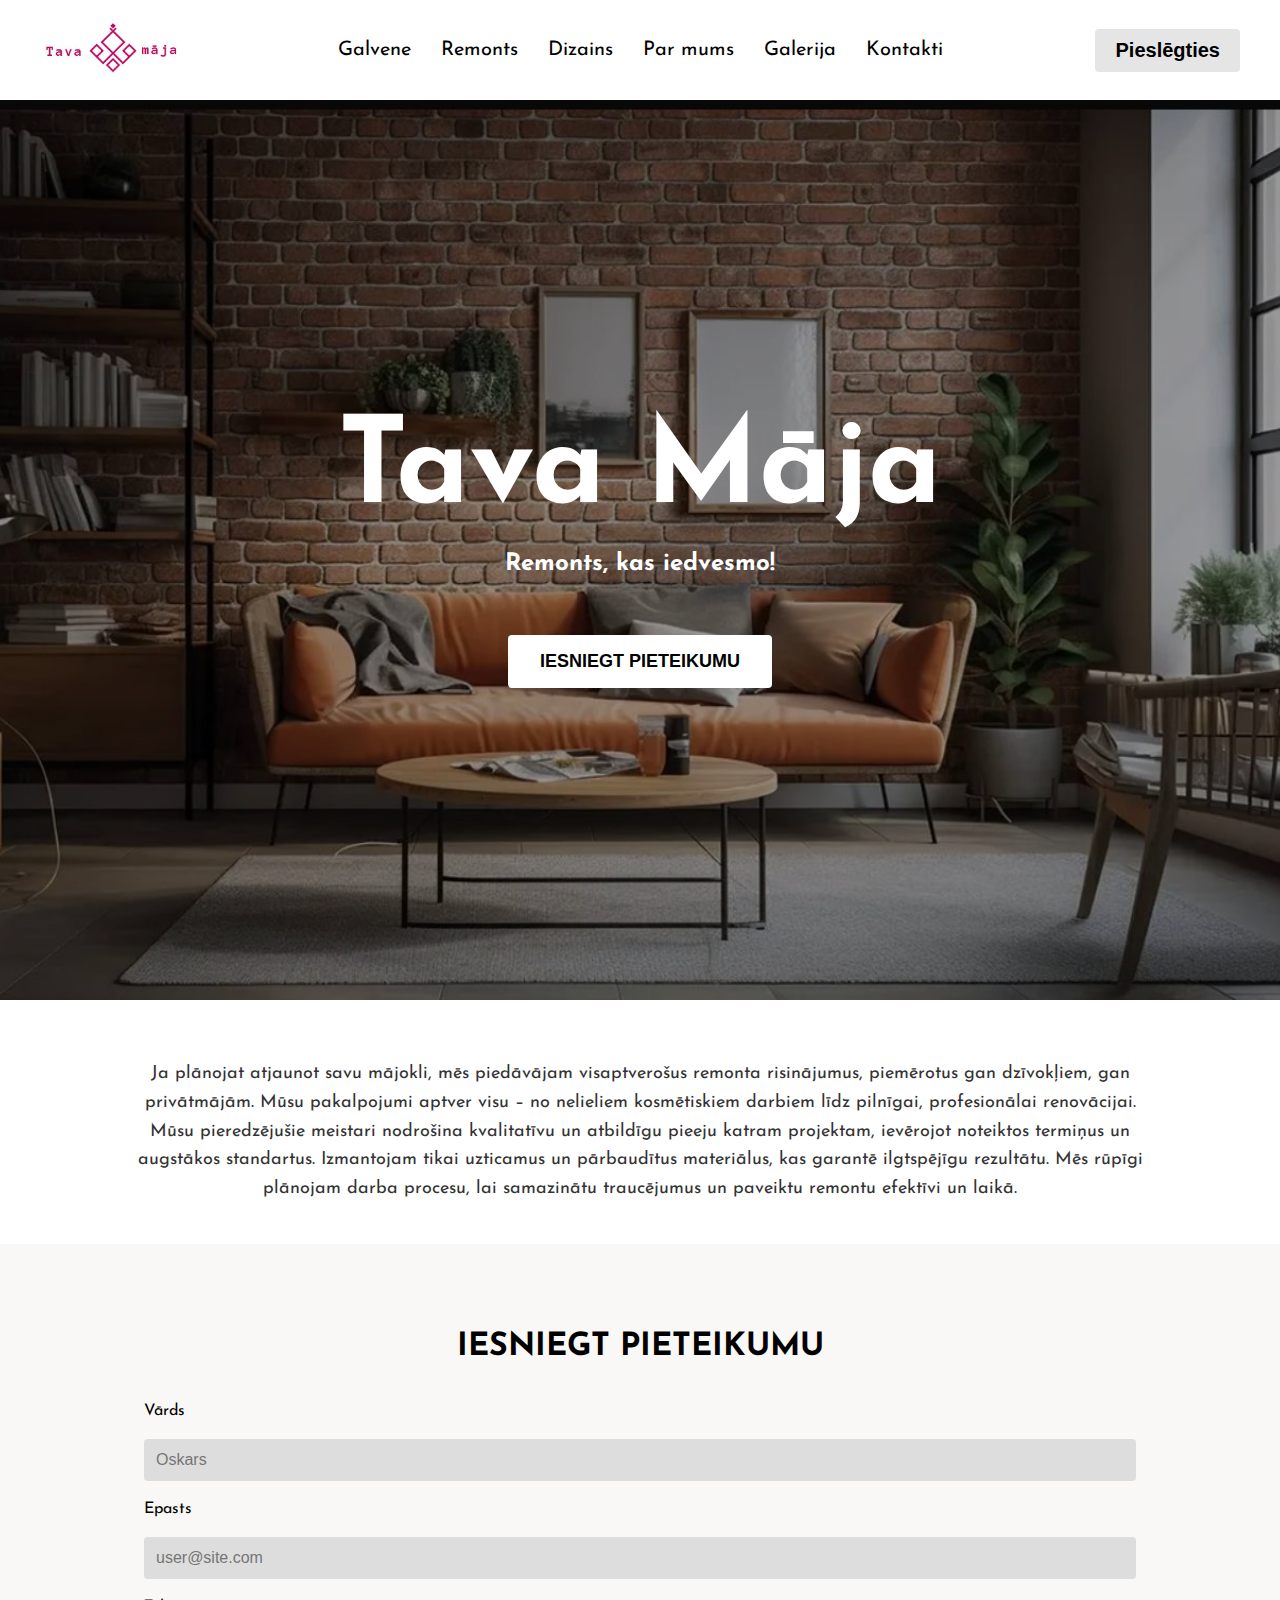
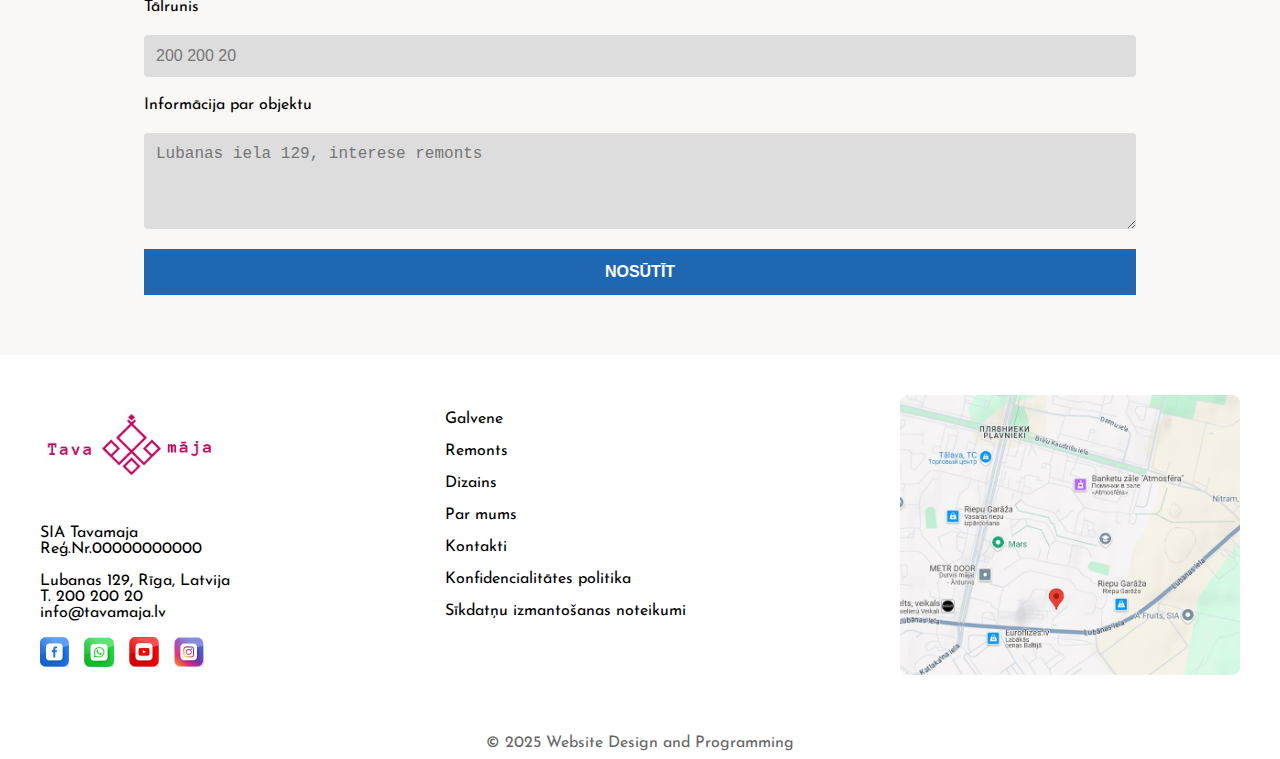
<file: index.html>
<!DOCTYPE html>
<html lang="lv">

<head>
    <meta charset="UTF-8">
    <title>Tava Māja</title>
    <link href="https://fonts.googleapis.com/css2?family=Josefin+Sans:wght@400;700;900&display=swap" rel="stylesheet">
    <link rel="stylesheet" href="style.css">
    <style>

    </style>
</head>

<body>

    <header>
        <div class="logo"><img src="images/Logo.jpg" alt="Tava Māja" /></div>
        <nav class="menu">
            <a href="index.html">Galvene</a>
            <a href="#">Remonts</a>
            <a href="#">Dizains</a>
            <a href="#">Par mums</a>
            <a href="galerija.html">Galerija</a>
            <a href="#footer">Kontakti</a>
        </nav>
        <button class="login-button" id="openModal">Pieslēgties</button>
    </header>

    <main>
        <section class="hero">
            <div class="hero-content">
                <h1>Tava Māja</h1>
                <h2>Remonts, kas iedvesmo!</h2>
                <button class="cta-button" onclick="document.getElementById('form').scrollIntoView({ behavior: 'smooth' })">
                    IESNIEGT PIETEIKUMU
                </button>
            </div>
        </section>
        <div class="modal" id="modal">
            <div class="modal-content">
                <label>Jūsu lietotājvārds</label>
                <input type="text" placeholder="user@site.com" />
                <label>Jūsu parole</label>
                <input type="password" placeholder="password" />
                <button class="modal-login">Pieslēgties</button>
                <button class="modal-register">Reģistrēties</button>
            </div>
        </div>




        <div class="intro-text">
            <p>Ja plānojat atjaunot savu mājokli, mēs piedāvājam visaptverošus remonta risinājumus,
                piemērotus gan dzīvokļiem, gan privātmājām. Mūsu pakalpojumi aptver visu – no nelieliem
                kosmētiskiem darbiem līdz pilnīgai, profesionālai renovācijai.

                Mūsu pieredzējušie meistari nodrošina kvalitatīvu un atbildīgu pieeju katram projektam, ievērojot
                noteiktos termiņus un augstākos standartus.

                Izmantojam tikai uzticamus un pārbaudītus materiālus, kas garantē ilgtspējīgu rezultātu. Mēs rūpīgi
                plānojam darba procesu, lai samazinātu traucējumus un paveiktu remontu efektīvi un laikā.</p>
        </div>

        <section class="form-section" id="form">
            <h2>IESNIEGT PIETEIKUMU</h2>
            <form id="applicationForm">
                <label>Vārds</label>
                <input type="text" placeholder="Oskars" />
                <label>Epasts</label>
                <input type="email" placeholder="user@site.com" />
                <label>Tālrunis</label>
                <input type="text" placeholder="200 200 20" />
                <label>Informācija par objektu</label>
                <textarea rows="4" placeholder="Lubanas iela 129, interese remonts"></textarea>
                <button type="submit">NOSŪTĪT</button>
            </form>
        </section>
    </main>
    <footer id="footer">
        <div class="footer-container">
            <div class="footer-logo">
                <img src="images/Logo.jpg" alt="Logo" />
                <p>SIA Tavamaja<br>Reģ.Nr.00000000000</p>
                <p>Lubanas 129, Rīga, Latvija<br>T. 200 200 20<br>info@tavamaja.lv</p>
                <div class="footer-social">
                    <img src="images/facebook.jpg" alt="Facebook">
                    <img src="images/wht.jpg" alt="WhatsApp">
                    <img src="images/you.jpg" alt="YouTube">
                    <img src="images/insta.jpg" alt="Instagram">
                </div>
            </div>
            <div>
                <p><a href="#">Galvene</a></p>
                <p><a href="#">Remonts</a></p>
                <p><a href="#">Dizains</a></p>
                <p><a href="#">Par mums</a></p>
                <p><a href="#">Kontakti</a></p>
                <p><a href="#">Konfidencialitātes politika</a></p>
                <p><a href="#">Sīkdatņu izmantošanas noteikumi</a></p>
            </div>
            <div class="footer-map">
                <img src="images/map.jpg" alt="Map" />
            </div>
        </div>
        <div class="footer-bottom">
            © 2025 Website Design and Programming
        </div>
    </footer>
    <script src="script.js"></script>
</body>

</html>
</file>
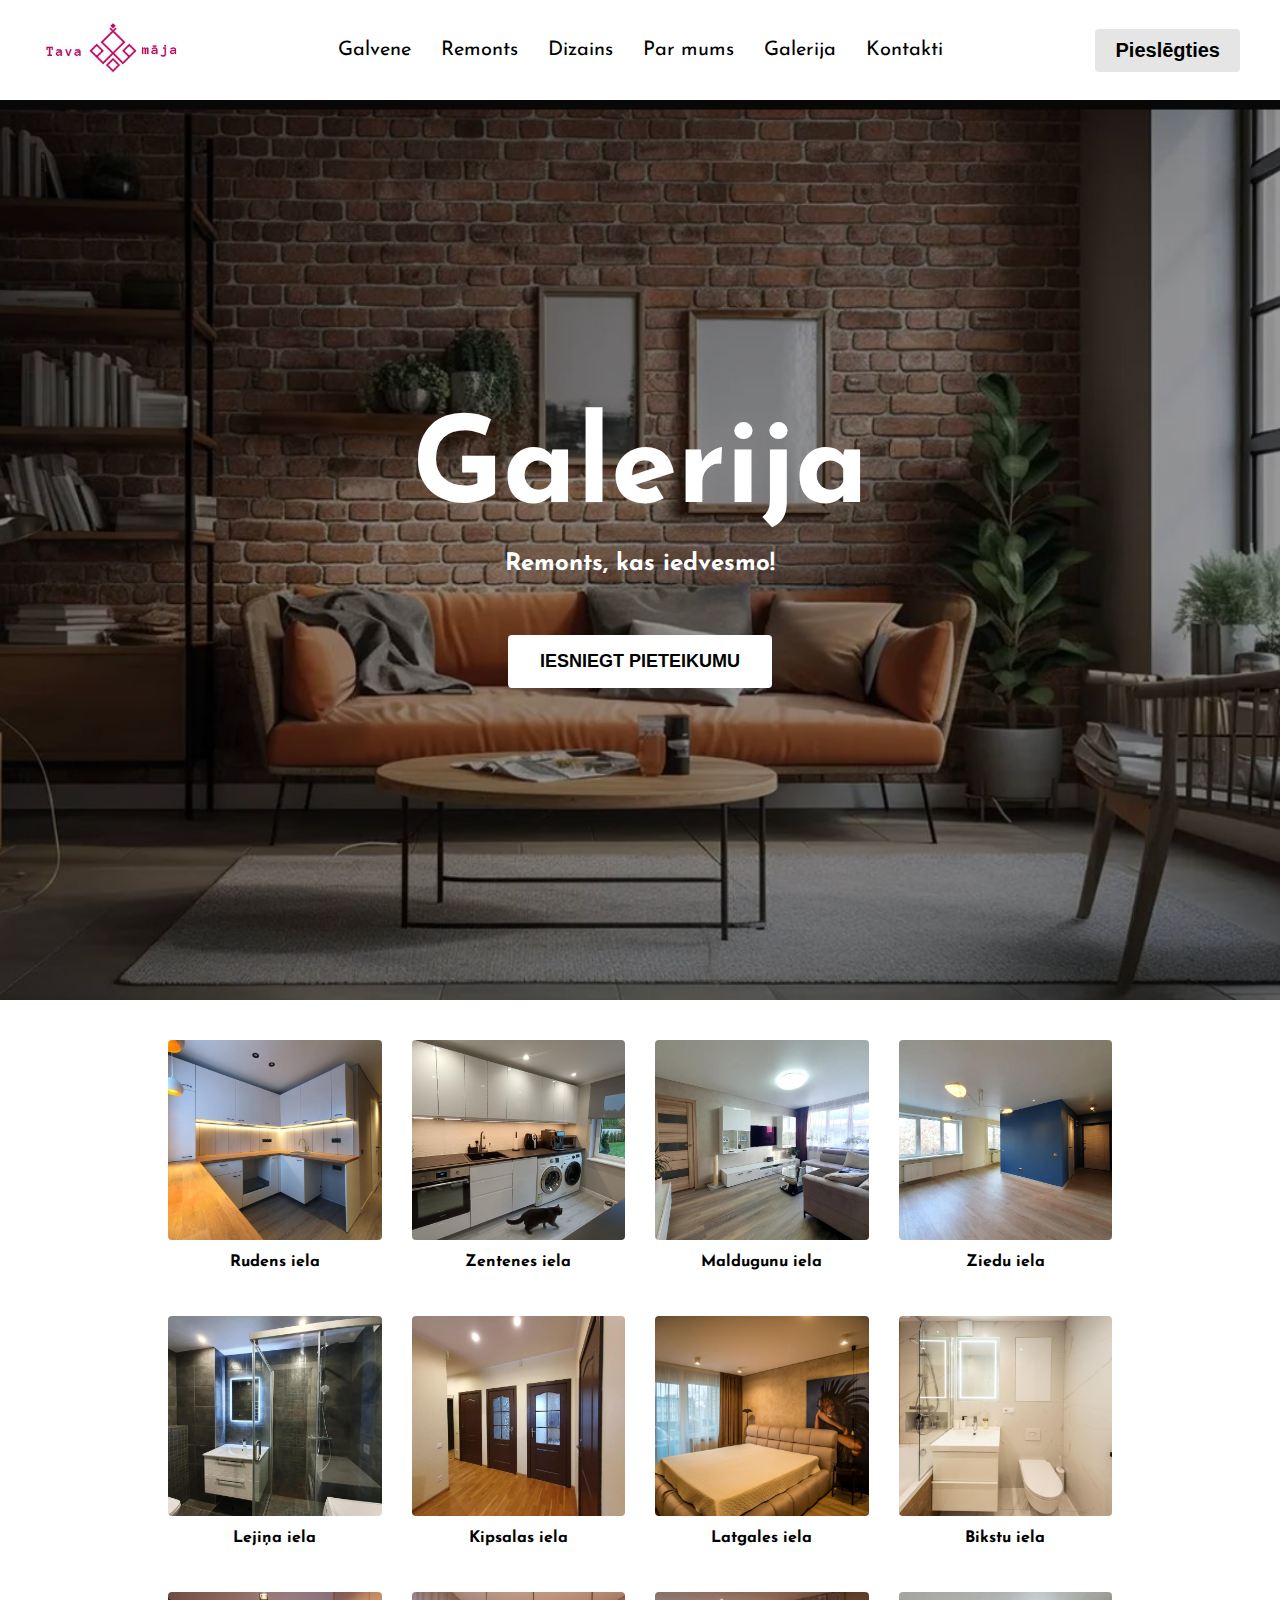
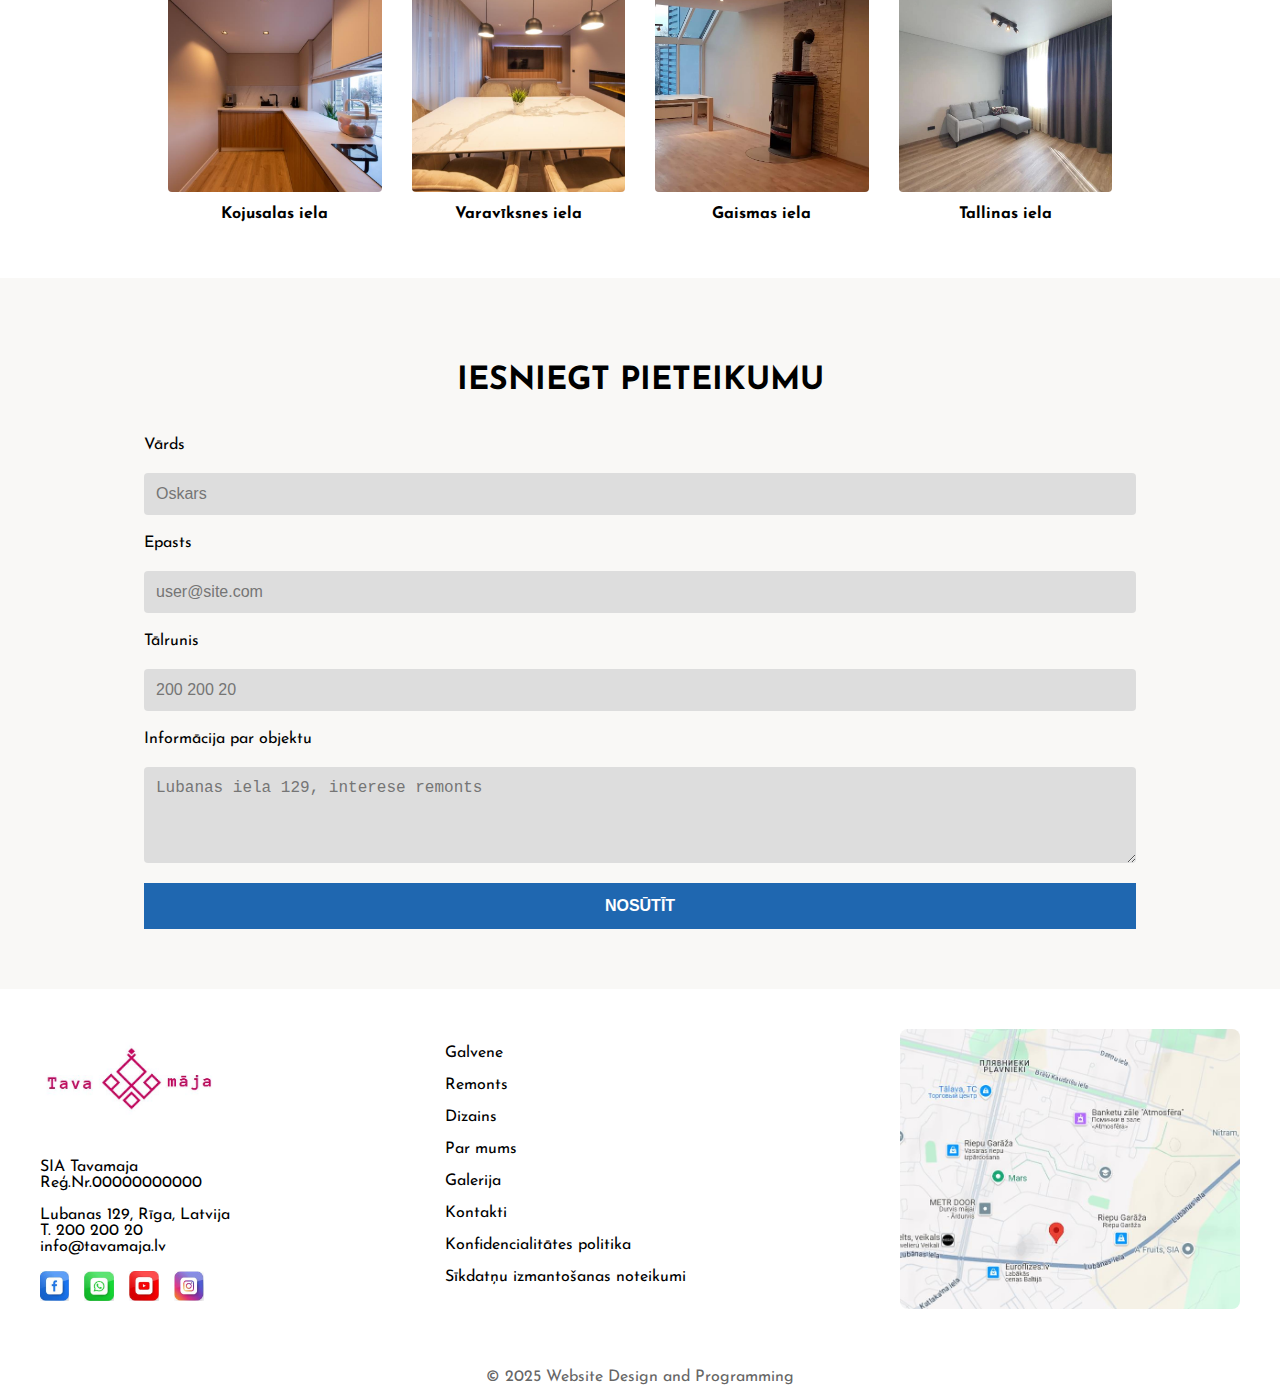
<file: galerija.html>
<!DOCTYPE html>
<html lang="lv">

<head>
    <meta charset="UTF-8">
    <title>Galerija - Tava Māja</title>
    <link href="https://fonts.googleapis.com/css2?family=Josefin+Sans:wght@400;700;900&display=swap" rel="stylesheet">
    <link rel="stylesheet" href="style.css">
    <style>

    </style>
</head>

<body>
    <header>
        <div class="logo"><img src="images/Logo.jpg" alt="Tava Māja"></div>
        <nav class="menu">
            <a href="index.html">Galvene</a>
            <a href="#">Remonts</a>
            <a href="#">Dizains</a>
            <a href="#">Par mums</a>
            <a href="galerija.html">Galerija</a>
            <a href="#footer">Kontakti</a>
        </nav>
        <button class="login-button" id="openModal">Pieslēgties</button>
    </header>
    <main>
        <section class="hero">
            <div class="hero-content">
                <h1>Galerija</h1>
                <h2>Remonts, kas iedvesmo!</h2>
                <button class="cta-button" onclick="document.getElementById('form').scrollIntoView({ behavior: 'smooth' })">
                    IESNIEGT PIETEIKUMU
                </button>
            </div>
        </section>
        <div class="modal" id="modal">
            <div class="modal-content">
                <label>Jūsu lietotājvārds</label>
                <input type="text" placeholder="user@site.com" />
                <label>Jūsu parole</label>
                <input type="password" placeholder="password" />
                <button class="modal-login">Pieslēgties</button>
                <button class="modal-register">Reģistrēties</button>
            </div>
        </div>

        <div class="lightbox" id="lightbox">
            <span class="lightbox-close" onclick="closeLightbox()">&times;</span>
            <span class="lightbox-nav lightbox-prev" onclick="prevImage()">&#10094;</span>
            <img id="lightbox-img" src="[data-uri]" alt="preview">
            <span class="lightbox-nav lightbox-next" onclick="nextImage()">&#10095;</span>
        </div>

        <section class="gallery-grid">
            <div class="gallery-item"><img src="images/b1.jpg" alt="Rudens iela">
                <p><a href="#">Rudens iela</a></p>
            </div>
            <div class="gallery-item"><img src="images/b2.jpg" alt="Zentenes iela">
                <p><a href="#">Zentenes iela</a></p>
            </div>
            <div class="gallery-item"><img src="images/b3.jpg" alt="Maldugunu iela">
                <p><a href="#">Maldugunu iela</a></p>
            </div>
            <div class="gallery-item"><img src="images/b4.jpg" alt="Ziedu iela">
                <p><a href="#">Ziedu iela</a></p>
            </div>
            <div class="gallery-item"><img src="images/b5.jpg" alt="Lejiņa iela">
                <p><a href="#">Lejiņa iela</a></p>
            </div>
            <div class="gallery-item"><img src="images/b6.jpg" alt="Kipsalas iela">
                <p><a href="#">Kipsalas iela</a></p>
            </div>
            <div class="gallery-item"><img src="images/b7.jpg" alt="Latgales iela">
                <p><a href="#">Latgales iela</a></p>
            </div>
            <div class="gallery-item"><img src="images/b8.jpg" alt="Bikstu iela">
                <p><a href="#">Bikstu iela</a></p>
            </div>
            <div class="gallery-item"><img src="images/b9.jpg" alt="Kojusalas iela">
                <p><a href="#">Kojusalas iela</a></p>
            </div>
            <div class="gallery-item"><img src="images/b10.jpg" alt="Varavīksnes iela">
                <p><a href="#">Varavīksnes iela</a></p>
            </div>
            <div class="gallery-item"><img src="images/b11.jpg" alt="Gaismas iela">
                <p><a href="#">Gaismas iela</a></p>
            </div>
            <div class="gallery-item"><img src="images/b12.jpg" alt="Tallinas iela">
                <p><a href="#">Tallinas iela</a></p>
            </div>
        </section>

        <section class="form-section" id="form">
            <h2>IESNIEGT PIETEIKUMU</h2>
            <form id="applicationForm">
                <label>Vārds</label>
                <input type="text" placeholder="Oskars" />
                <label>Epasts</label>
                <input type="email" placeholder="user@site.com" />
                <label>Tālrunis</label>
                <input type="text" placeholder="200 200 20" />
                <label>Informācija par objektu</label>
                <textarea rows="4" placeholder="Lubanas iela 129, interese remonts"></textarea>
                <button type="submit">NOSŪTĪT</button>
            </form>
        </section>
    </main>
    <footer id="footer">
        <div class="footer-container">
            <div class="footer-logo">
                <img src="images/Logo.jpg" alt="Logo" />
                <p>SIA Tavamaja<br>Reģ.Nr.00000000000</p>
                <p>Lubanas 129, Rīga, Latvija<br>T. 200 200 20<br>info@tavamaja.lv</p>
                <div class="footer-social">
                    <img src="images/facebook.jpg" alt="Facebook">
                    <img src="images/wht.jpg" alt="WhatsApp">
                    <img src="images/you.jpg" alt="YouTube">
                    <img src="images/insta.jpg" alt="Instagram">
                </div>
            </div>
            <div>
                <p><a href="index.html">Galvene</a></p>
                <p><a href="#">Remonts</a></p>
                <p><a href="#">Dizains</a></p>
                <p><a href="#">Par mums</a></p>
                <p><a href="galerija.html">Galerija</a></p>
                <p><a href="#footer">Kontakti</a></p>
                <p><a href="#">Konfidencialitātes politika</a></p>
                <p><a href="#">Sīkdatņu izmantošanas noteikumi</a></p>
            </div>
            <div class="footer-map">
                <img src="images/map.jpg" alt="Map" />
            </div>
        </div>
        <div class="footer-bottom">
            © 2025 Website Design and Programming
        </div>
    </footer>
    <script src="script.js"></script>
</body>

</html>
</file>
<file: style.css>
* {
     box-sizing: border-box;
 }

 html {
     scroll-behavior: smooth;
 }

 body {
     margin: 0;
     font-family: 'Josefin Sans', sans-serif;
     background-color: white;
 }

 a {
     text-decoration: none;
     color: black;
 }

 header {
     display: flex;
     align-items: center;
     justify-content: space-between;
     height: 100px;
     padding: 0 40px;
     background-color: white;
     overflow: hidden;
 }

 .logo img {
     height: 80px;
     object-fit: contain;
 }

 .menu {
     display: flex;
     gap: 30px;
     font-size: 20px;
 }

 .login-button {
     font-weight: bold;
     font-size: 20px;
     padding: 10px 20px;
     border: none;
     background-color: #e5e5e5;
     border-radius: 4px;
     cursor: pointer;
 }

 .login-button:hover {
     background-color: #d0d0d0;
 }

 .hero {
     position: relative;
     width: 100%;
     min-height: 100vh;
     background-image: url('images/banner.jpg');
     background-size: cover;
     background-position: center;
     display: flex;
     align-items: center;
     justify-content: center;
     text-align: center;
 }

 .hero::before {
     content: "";
     position: absolute;
     top: 0;
     left: 0;
     width: 100%;
     height: 100%;
     background-color: rgba(0, 0, 0, 0.4);
     z-index: 1;
 }

 .hero-content {
     position: relative;
     z-index: 2;
     color: white;
 }

 .hero h1 {
     font-size: 120px;
     font-weight: 900;
     margin: 0;
 }

 .cta-button {
     margin-top: 40px;
     background: white;
     color: black;
     font-size: 18px;
     font-weight: 700;
     padding: 16px 32px;
     border: none;
     border-radius: 4px;
     cursor: pointer;
 }

 .cta-button:hover {
     background: #f0f0f0;
 }

 .modal {
     display: none;
     position: fixed;
     top: 0;
     left: 0;
     width: 100vw;
     height: 100vh;
     background-color: rgba(0, 0, 0, 0.5);
     justify-content: center;
     align-items: center;
     z-index: 1000;
 }

 .modal-content {
     background: white;
     padding: 30px;
     border-radius: 10px;
     width: 320px;
     box-shadow: 0 0 20px rgba(0, 0, 0, 0.3);
     display: flex;
     flex-direction: column;
     gap: 15px;
 }

 .modal-content input {
     background-color: #ddd;
     border: none;
     padding: 10px;
     font-size: 16px;
     color: #e08b89;
     border-radius: 5px;
 }

 .modal-content input::placeholder {
     color: #e08b89;
 }

 .modal-login {
     background-color: #1f67b0;
     color: white;
     padding: 12px;
     border: none;
     border-radius: 5px;
     cursor: pointer;
 }

 .modal-register {
     background-color: #7a2f2f;
     color: white;
     padding: 12px;
     border: none;
     border-radius: 5px;
     cursor: pointer;
 }

 .gallery-grid {
     display: grid;
     grid-template-columns: repeat(4, 1fr);
     /* 4 колонки по горизонтали */
     gap: 30px;
     padding: 40px;
 }

 .gallery-item {
     text-align: center;
 }

 .gallery-item img {
    width: 100%;
    height: 200px; /* или 250px — по вкусу */
    object-fit: cover;
    border-radius: 4px;
    cursor: pointer;
}

 .gallery-item p {
     margin-top: 10px;
     font-weight: bold;
 }

 .gallery-item a {
     color: black;
     text-decoration: none;
 }

 .gallery-item a:hover {
     text-decoration: underline;
 }

 .form-section {
     background-color: #f9f8f6;
     padding: 60px 20px;
     text-align: center;
 }

 .form-section h2 {
     font-size: 32px;
     font-weight: 900;
     margin-bottom: 40px;
 }

 .form-section form {
     width: 75%;
     margin: 0 auto;
     display: flex;
     flex-direction: column;
     gap: 20px;
     text-align: left;
 }

 .form-section input,
 .form-section textarea {
     width: 100%;
     padding: 12px;
     background: #ddd;
     border: none;
     color: #e08b89;
     font-size: 16px;
     border-radius: 4px;
 }

 .form-section button {
     background-color: #1f67b0;
     color: white;
     font-weight: bold;
     font-size: 16px;
     padding: 14px;
     border: none;
     cursor: pointer;
 }

 footer {
     background-color: white;
     padding: 40px 40px;
     height: 400px;
     overflow: hidden;
 }

 .footer-container {
     display: flex;
     flex-wrap: wrap;
     justify-content: space-between;
     gap: 40px;
     height: 100%;
     max-width: 1200px;
     margin: 0 auto;
 }

 .footer-container > .footer-map {
     height: 100%;
     width: 340px;
     overflow: hidden;
 }

 .footer-map img {
     height: 280px;
     width: 100%;
     object-fit: cover;
     border-radius: 8px;
 }

 .footer-logo img {
     height: 100px;
     margin-bottom: 10px;
 }

 .footer-social img {
     height: 30px;
     margin-right: 10px;
 }

 .footer-bottom {
     text-align: center;
     margin-top: 20px;
     color: #666;
 }

 .intro-text {
     width: 80%;
     margin: 60px auto 40px auto;
     font-size: 18px;
     line-height: 1.6;
     color: #333;
     text-align: center;
 }

 .intro-text p {
     margin-bottom: 20px;
 }

 * {
     box-sizing: border-box;
 }

 html {
     scroll-behavior: smooth;
 }

 body {
     margin: 0;
     font-family: 'Josefin Sans', sans-serif;
     background-color: white;
 }

 a {
     text-decoration: none;
     color: black;
 }

 header {
     display: flex;
     align-items: center;
     justify-content: space-between;
     height: 100px;
     padding: 0 40px;
     background-color: white;
     overflow: hidden;
 }

 .logo img {
     height: 80px;
     object-fit: contain;
 }

 .menu {
     display: flex;
     gap: 30px;
     font-size: 20px;
 }

 .login-button {
     font-weight: bold;
     font-size: 20px;
     padding: 10px 20px;
     border: none;
     background-color: #e5e5e5;
     border-radius: 4px;
     cursor: pointer;
 }

 .login-button:hover {
     background-color: #d0d0d0;
 }

 .hero {
     position: relative;
     width: 100%;
     min-height: 100vh;
     background-image: url('images/banner.jpg');
     background-size: cover;
     background-position: center;
     display: flex;
     align-items: center;
     justify-content: center;
     text-align: center;
 }

 .hero::before {
     content: "";
     position: absolute;
     top: 0;
     left: 0;
     width: 100%;
     height: 100%;
     background-color: rgba(0, 0, 0, 0.4);
     z-index: 1;
 }

 .hero-content {
     position: relative;
     z-index: 2;
     color: white;
 }

 .hero h1 {
     font-size: 120px;
     font-weight: 900;
     margin: 0;
 }

 .cta-button {
     margin-top: 40px;
     background: white;
     color: black;
     font-size: 18px;
     font-weight: 700;
     padding: 16px 32px;
     border: none;
     border-radius: 4px;
     cursor: pointer;
 }

 .cta-button:hover {
     background: #f0f0f0;
 }

 .modal,
 .lightbox {
     display: none;
     position: fixed;
     top: 0;
     left: 0;
     width: 100vw;
     height: 100vh;
     background-color: rgba(0, 0, 0, 0.8);
     justify-content: center;
     align-items: center;
     z-index: 2000;
 }

 .modal-content,
 .lightbox-content {
     background: white;
     padding: 30px;
     border-radius: 10px;
     width: 320px;
     box-shadow: 0 0 20px rgba(0, 0, 0, 0.3);
     display: flex;
     flex-direction: column;
     gap: 15px;
 }

 .lightbox-content {
     width: auto;
     background: transparent;
     padding: 0;
 }

 .lightbox img {
     max-width: 90vw;
     max-height: 90vh;
     border-radius: 10px;
 }

 .lightbox-nav {
     position: absolute;
     top: 50%;
     transform: translateY(-50%);
     font-size: 40px;
     color: white;
     cursor: pointer;
     user-select: none;
 }

 .lightbox-prev {
     left: 20px;
 }

 .lightbox-next {
     right: 20px;
 }

 .lightbox-close {
     position: absolute;
     top: 20px;
     right: 20px;
     font-size: 30px;
     color: white;
     cursor: pointer;
 }

 .gallery-grid {
     display: grid;
     grid-template-columns: repeat(4, 1fr);
     gap: 30px;
     padding: 40px;
     width: 80%;
     margin: 0 auto;
 }

 .gallery-item {
     text-align: center;
 }

 .gallery-item img {
     width: 100%;
     border-radius: 4px;
     cursor: pointer;
 }

 .gallery-item p {
     margin-top: 10px;
     font-weight: bold;
 }

 .gallery-item a {
     color: black;
     text-decoration: none;
 }

 .gallery-item a:hover {
     text-decoration: underline;
 }

 .form-section {
     background-color: #f9f8f6;
     padding: 60px 20px;
     text-align: center;
 }

 .form-section h2 {
     font-size: 32px;
     font-weight: 900;
     margin-bottom: 40px;
 }

 .form-section form {
     width: 80%;
     margin: 0 auto;
     display: flex;
     flex-direction: column;
     gap: 20px;
     text-align: left;
 }

 .form-section input,
 .form-section textarea {
     width: 100%;
     padding: 12px;
     background: #ddd;
     border: none;
     color: #e08b89;
     font-size: 16px;
     border-radius: 4px;
 }

 .form-section button {
     background-color: #1f67b0;
     color: white;
     font-weight: bold;
     font-size: 16px;
     padding: 14px;
     border: none;
     cursor: pointer;
 }

 footer {
     background-color: white;
     padding: 40px;
     height: 400px;
     overflow: hidden;
 }

 .footer-container {
     display: flex;
     flex-wrap: wrap;
     justify-content: space-between;
     gap: 40px;
     height: 100%;
     max-width: 1200px;
     margin: 0 auto;
 }

 .footer-container > .footer-map {
     height: 100%;
     width: 340px;
     overflow: hidden;
 }

 .footer-map img {
     height: 280px;
     width: 100%;
     object-fit: cover;
     border-radius: 8px;
 }

 .footer-logo img {
     height: 100px;
     margin-bottom: 10px;
 }

 .footer-social img {
     height: 30px;
     margin-right: 10px;
 }

 .footer-bottom {
     text-align: center;
     margin-top: 20px;
     color: #666;
 }

 .modal {
     display: none;
     position: fixed;
     top: 0;
     left: 0;
     width: 100vw;
     height: 100vh;
     background-color: rgba(0, 0, 0, 0.5);
     justify-content: center;
     align-items: center;
     z-index: 1000;
 }

 .modal-content {
     background: white;
     padding: 30px;
     border-radius: 10px;
     width: 320px;
     box-shadow: 0 0 20px rgba(0, 0, 0, 0.3);
     display: flex;
     flex-direction: column;
     gap: 15px;
 }

 .modal-content input {
     background-color: #ddd;
     border: none;
     padding: 10px;
     font-size: 16px;
     color: #e08b89;
     border-radius: 5px;
 }

 .modal-content input::placeholder {
     color: #e08b89;
 }

 .modal-login {
     background-color: #1f67b0;
     color: white;
     padding: 12px;
     border: none;
     border-radius: 5px;
     cursor: pointer;
 }

 .modal-register {
     background-color: #7a2f2f;
     color: white;
     padding: 12px;
     border: none;
     border-radius: 5px;
     cursor: pointer;
 }
</file>
